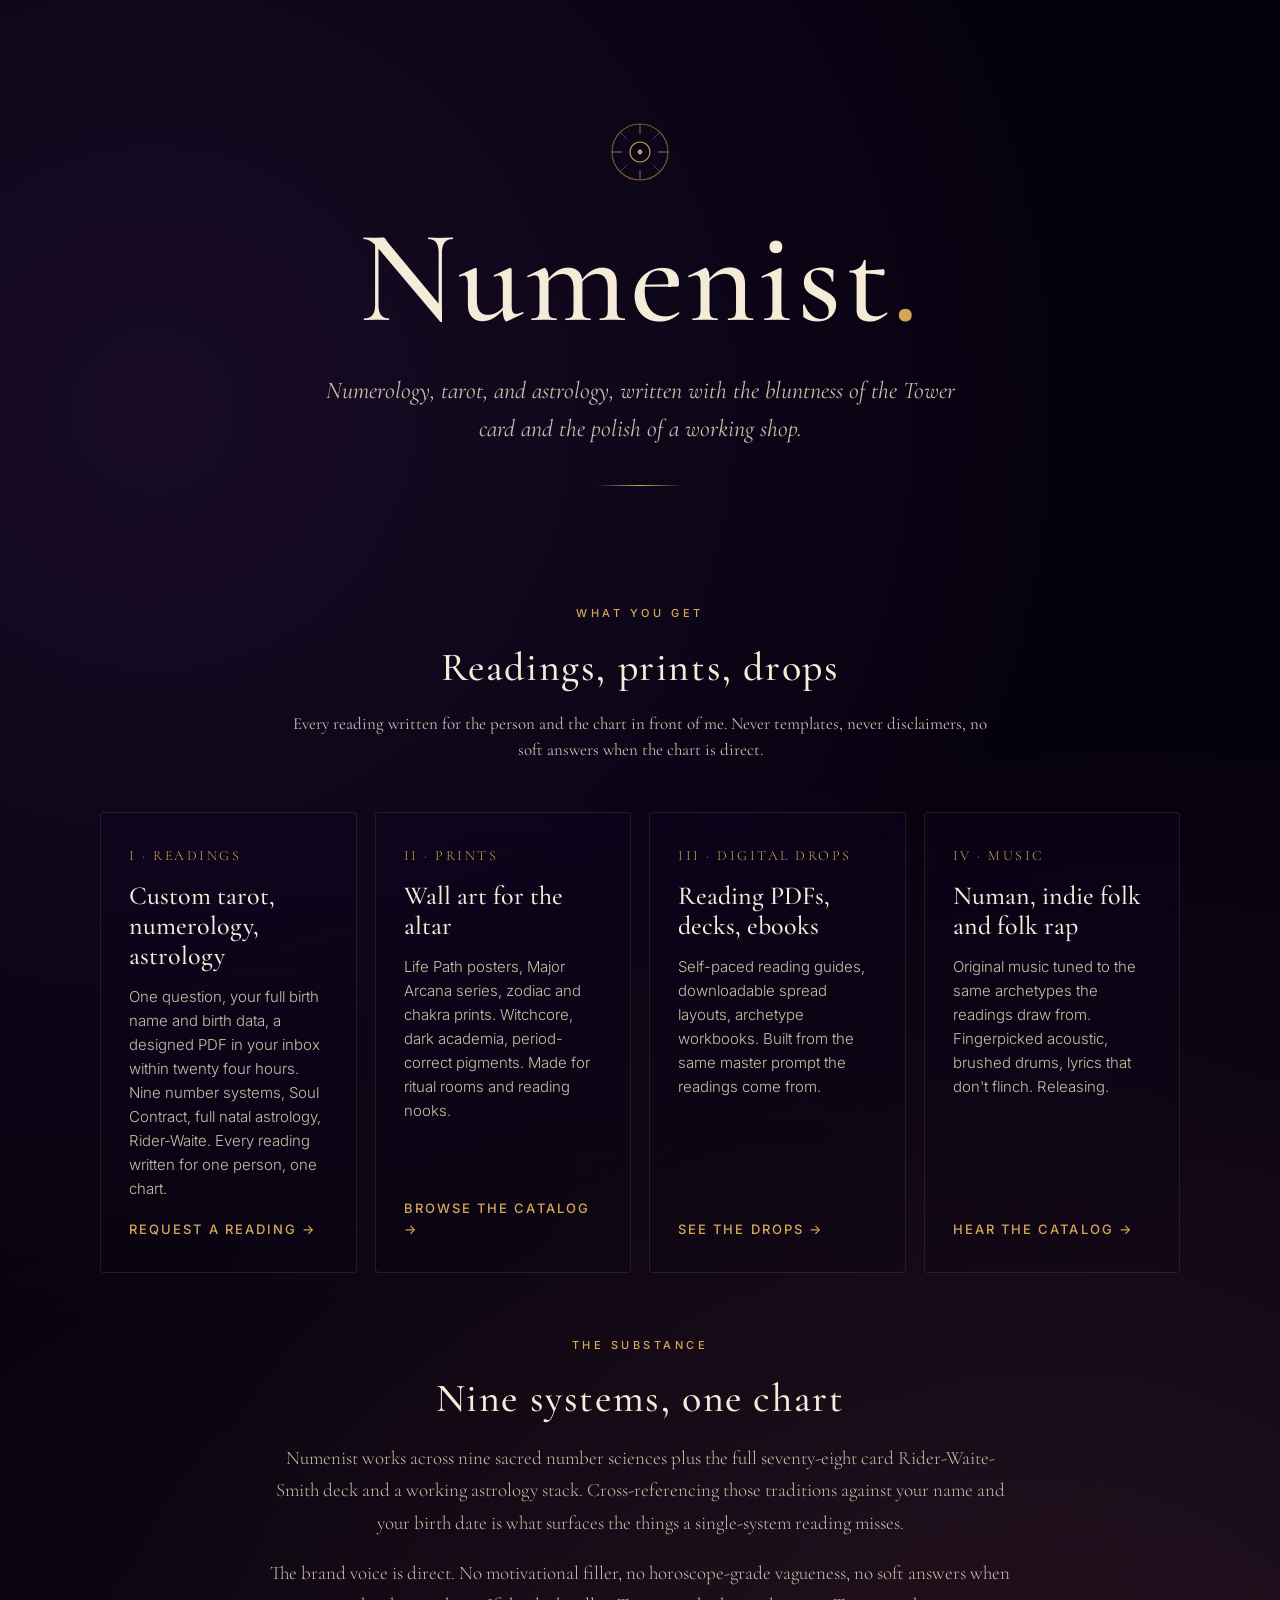
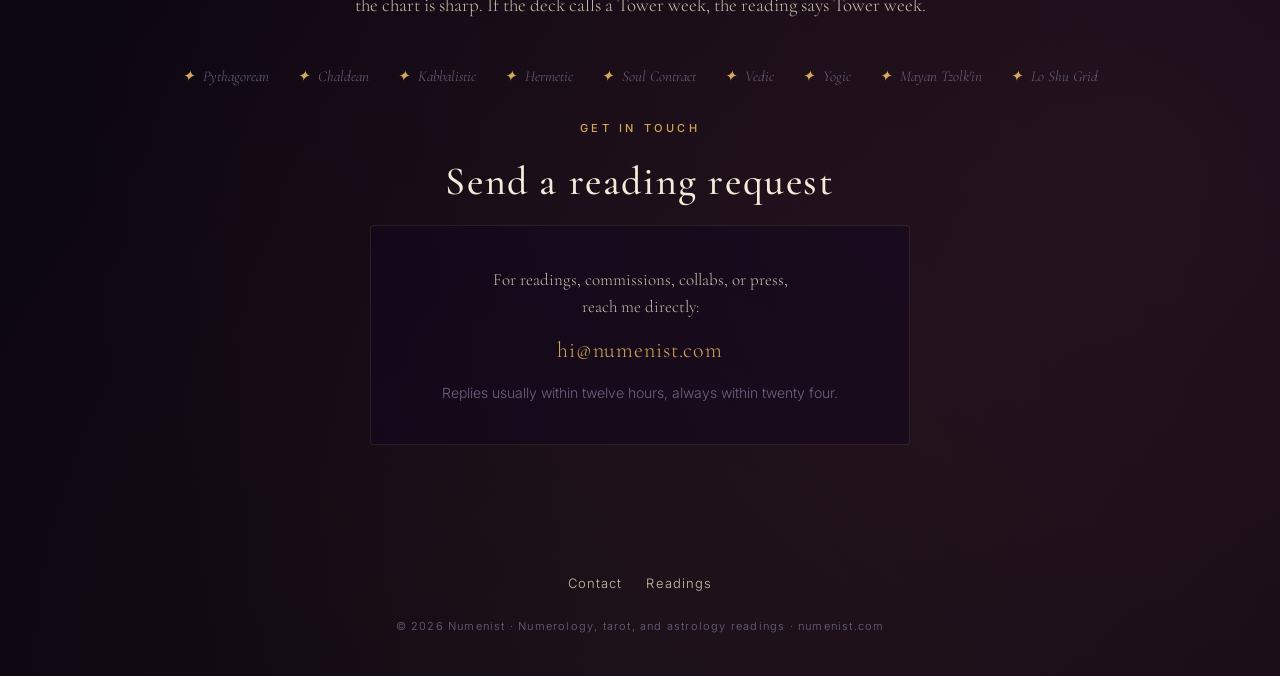
<file: index.html>
<!doctype html>
<html lang="en">
<head>
<meta charset="utf-8" />
<meta name="viewport" content="width=device-width, initial-scale=1, viewport-fit=cover" />
<title>Numenist · Numerology, Tarot, Astrology</title>
<meta name="description" content="Working numerologist and tarot reader. Custom readings, ritual prints, digital drops, and original music for the dark-academia altar." />
<meta name="theme-color" content="#06010f" />
<link rel="icon" type="image/svg+xml" href="favicon.svg" />
<link rel="preconnect" href="https://fonts.googleapis.com" />
<link rel="preconnect" href="https://fonts.gstatic.com" crossorigin />
<link href="https://fonts.googleapis.com/css2?family=Cormorant+Garamond:ital,wght@0,400;0,500;0,600;1,400&family=Inter:wght@300;400;500;600&display=swap" rel="stylesheet" />
<meta property="og:title" content="Numenist · Numerology, Tarot, Astrology" />
<meta property="og:description" content="Working numerologist and tarot reader. Custom readings, ritual prints, digital drops, and original music." />
<meta property="og:type" content="website" />
<meta property="og:url" content="https://numenist.com" />
<style>
  :root {
    --bg: #06010f;
    --bg-2: #0d0420;
    --ink: #f4ecd8;
    --ink-soft: #c9bfa8;
    --ink-faint: #6b6480;
    --gold: #d4a857;
    --plum: #6a3d8e;
    --rose: #c75d7a;
    --line: rgba(212, 168, 87, 0.14);
    --serif: "Cormorant Garamond", "EB Garamond", Georgia, serif;
    --sans: "Inter", -apple-system, BlinkMacSystemFont, "Segoe UI", system-ui, sans-serif;
  }
  * { box-sizing: border-box; margin: 0; padding: 0; }
  html { scroll-behavior: smooth; }
  body {
    background: var(--bg);
    color: var(--ink);
    font-family: var(--sans);
    font-weight: 300;
    line-height: 1.6;
    min-height: 100vh;
    overflow-x: hidden;
    background-image:
      radial-gradient(circle at 12% 18%, rgba(106, 61, 142, 0.18), transparent 42%),
      radial-gradient(circle at 88% 78%, rgba(199, 93, 122, 0.12), transparent 50%),
      radial-gradient(circle at 50% 100%, rgba(212, 168, 87, 0.08), transparent 60%);
  }
  a { color: var(--gold); text-decoration: none; transition: color 0.2s ease; }
  a:hover { color: var(--rose); }
  .wrap { max-width: 1080px; margin: 0 auto; padding: 0 24px; }

  /* Hero */
  header.hero {
    padding: 120px 24px 80px;
    text-align: center;
  }
  .mark {
    display: inline-block;
    width: 64px; height: 64px;
    margin-bottom: 28px;
    color: var(--gold);
    opacity: 0.92;
  }
  .mark svg { width: 100%; height: 100%; }
  h1.brand {
    font-family: var(--serif);
    font-weight: 500;
    font-size: clamp(56px, 11vw, 132px);
    letter-spacing: 0.02em;
    line-height: 1;
    color: var(--ink);
  }
  .brand .dot { color: var(--gold); }
  .tagline {
    margin: 28px auto 0;
    max-width: 640px;
    font-family: var(--serif);
    font-style: italic;
    font-size: clamp(18px, 2.6vw, 24px);
    color: var(--ink-soft);
    font-weight: 400;
  }
  .underline {
    display: inline-block;
    margin-top: 36px;
    height: 1px;
    width: 88px;
    background: linear-gradient(to right, transparent, var(--gold), transparent);
  }

  /* Section */
  section { padding: 64px 0; }
  section.tight { padding: 32px 0 64px; }
  h2 {
    font-family: var(--serif);
    font-weight: 500;
    font-size: clamp(28px, 4vw, 40px);
    letter-spacing: 0.04em;
    color: var(--ink);
    text-align: center;
    margin-bottom: 12px;
  }
  .eyebrow {
    text-align: center;
    color: var(--gold);
    font-size: 11px;
    font-weight: 500;
    letter-spacing: 0.32em;
    text-transform: uppercase;
    margin-bottom: 12px;
  }
  .lede {
    max-width: 700px; margin: 0 auto 48px;
    text-align: center;
    color: var(--ink-soft);
    font-size: 17px;
    font-family: var(--serif);
    line-height: 1.55;
    font-weight: 400;
  }

  /* Services grid */
  .grid {
    display: grid;
    grid-template-columns: repeat(auto-fit, minmax(240px, 1fr));
    gap: 18px;
  }
  .card {
    border: 1px solid var(--line);
    border-radius: 4px;
    padding: 32px 28px;
    background: linear-gradient(180deg, rgba(13, 4, 32, 0.4), rgba(6, 1, 15, 0.2));
    transition: border-color 0.25s ease, transform 0.25s ease, background 0.25s ease;
    display: flex; flex-direction: column; gap: 14px;
    min-height: 220px;
  }
  .card:hover {
    border-color: rgba(212, 168, 87, 0.42);
    transform: translateY(-2px);
    background: linear-gradient(180deg, rgba(13, 4, 32, 0.7), rgba(6, 1, 15, 0.4));
  }
  .card .roman {
    font-family: var(--serif);
    color: var(--gold);
    font-size: 14px;
    letter-spacing: 0.18em;
  }
  .card h3 {
    font-family: var(--serif);
    font-weight: 500;
    font-size: 26px;
    color: var(--ink);
    line-height: 1.15;
  }
  .card p {
    color: var(--ink-soft);
    font-size: 15px;
    line-height: 1.6;
    flex: 1;
  }
  .card .cta {
    color: var(--gold);
    font-size: 13px;
    font-weight: 500;
    letter-spacing: 0.16em;
    text-transform: uppercase;
    margin-top: 4px;
  }

  /* About */
  .about {
    max-width: 740px; margin: 0 auto;
    text-align: center;
    font-family: var(--serif);
    font-size: 19px;
    line-height: 1.7;
    color: var(--ink-soft);
  }
  .about p + p { margin-top: 18px; }

  /* Stack list of systems */
  .systems {
    margin-top: 42px;
    display: flex; flex-wrap: wrap;
    justify-content: center;
    gap: 12px 28px;
    font-family: var(--serif);
    font-style: italic;
    color: var(--ink-faint);
    font-size: 15px;
  }
  .systems span::before { content: "✦ "; color: var(--gold); margin-right: 4px; }

  /* Contact */
  .contact-box {
    max-width: 540px; margin: 0 auto;
    text-align: center;
    border: 1px solid var(--line);
    border-radius: 4px;
    padding: 40px 32px;
    background: rgba(13, 4, 32, 0.4);
  }
  .contact-box .email {
    display: inline-block;
    margin-top: 12px;
    font-family: var(--serif);
    font-size: 22px;
    color: var(--gold);
    letter-spacing: 0.04em;
  }
  .contact-box .note {
    margin-top: 14px;
    color: var(--ink-faint);
    font-size: 14px;
  }

  /* Footer */
  footer {
    padding: 64px 24px 40px;
    text-align: center;
    color: var(--ink-faint);
    font-size: 12px;
    letter-spacing: 0.1em;
  }
  footer .row {
    display: flex; flex-wrap: wrap;
    justify-content: center; gap: 24px;
    margin-bottom: 24px;
  }
  footer .row a {
    color: var(--ink-soft);
    font-size: 13px;
    letter-spacing: 0.08em;
  }
  footer .col { color: var(--ink-faint); font-size: 11px; }

  @media (max-width: 600px) {
    header.hero { padding: 80px 24px 56px; }
    .card { padding: 28px 22px; min-height: 200px; }
  }
</style>
</head>
<body>

<header class="hero">
  <div class="mark">
    <!-- Sigil: a stylized circle-with-eye, sun-and-stars -->
    <svg viewBox="0 0 64 64" fill="none" xmlns="http://www.w3.org/2000/svg" aria-hidden="true">
      <circle cx="32" cy="32" r="28" stroke="currentColor" stroke-width="1.2" opacity="0.55" />
      <circle cx="32" cy="32" r="10" stroke="currentColor" stroke-width="1.2" />
      <circle cx="32" cy="32" r="2.4" fill="currentColor" />
      <path d="M32 4 L32 14 M32 50 L32 60 M4 32 L14 32 M50 32 L60 32" stroke="currentColor" stroke-width="1" opacity="0.7" />
      <path d="M12 12 L19 19 M45 45 L52 52 M52 12 L45 19 M19 45 L12 52" stroke="currentColor" stroke-width="0.8" opacity="0.45" />
    </svg>
  </div>
  <h1 class="brand">Numenist<span class="dot">.</span></h1>
  <p class="tagline">Numerology, tarot, and astrology, written with the bluntness of the Tower card and the polish of a working shop.</p>
  <span class="underline"></span>
</header>

<section class="wrap tight">
  <div class="eyebrow">What you get</div>
  <h2>Readings, prints, drops</h2>
  <p class="lede">Every reading written for the person and the chart in front of me. Never templates, never disclaimers, no soft answers when the chart is direct.</p>

  <div class="grid">
    <!--
      Each card's `href` should point at the live storefront once the URLs are confirmed.
      Until then they fall through to a mailto so visitors can still reach us.
    -->
    <a class="card" href="mailto:hi@numenist.com?subject=Reading%20request" rel="noopener">
      <div class="roman">I · READINGS</div>
      <h3>Custom tarot, numerology, astrology</h3>
      <p>One question, your full birth name and birth data, a designed PDF in your inbox within twenty four hours. Nine number systems, Soul Contract, full natal astrology, Rider-Waite. Every reading written for one person, one chart.</p>
      <div class="cta">Request a reading →</div>
    </a>

    <a class="card" href="mailto:hi@numenist.com?subject=Prints%20question" rel="noopener">
      <div class="roman">II · PRINTS</div>
      <h3>Wall art for the altar</h3>
      <p>Life Path posters, Major Arcana series, zodiac and chakra prints. Witchcore, dark academia, period-correct pigments. Made for ritual rooms and reading nooks.</p>
      <div class="cta">Browse the catalog →</div>
    </a>

    <a class="card" href="mailto:hi@numenist.com?subject=Digital%20drops" rel="noopener">
      <div class="roman">III · DIGITAL DROPS</div>
      <h3>Reading PDFs, decks, ebooks</h3>
      <p>Self-paced reading guides, downloadable spread layouts, archetype workbooks. Built from the same master prompt the readings come from.</p>
      <div class="cta">See the drops →</div>
    </a>

    <a class="card" href="mailto:hi@numenist.com?subject=Music%20release" rel="noopener">
      <div class="roman">IV · MUSIC</div>
      <h3>Numan, indie folk and folk rap</h3>
      <p>Original music tuned to the same archetypes the readings draw from. Fingerpicked acoustic, brushed drums, lyrics that don't flinch. Releasing.</p>
      <div class="cta">Hear the catalog →</div>
    </a>
  </div>
</section>

<section class="wrap">
  <div class="eyebrow">The substance</div>
  <h2>Nine systems, one chart</h2>
  <div class="about">
    <p>Numenist works across nine sacred number sciences plus the full seventy-eight card Rider-Waite-Smith deck and a working astrology stack. Cross-referencing those traditions against your name and your birth date is what surfaces the things a single-system reading misses.</p>
    <p>The brand voice is direct. No motivational filler, no horoscope-grade vagueness, no soft answers when the chart is sharp. If the deck calls a Tower week, the reading says Tower week.</p>
  </div>
  <div class="systems">
    <span>Pythagorean</span>
    <span>Chaldean</span>
    <span>Kabbalistic</span>
    <span>Hermetic</span>
    <span>Soul Contract</span>
    <span>Vedic</span>
    <span>Yogic</span>
    <span>Mayan Tzolk'in</span>
    <span>Lo Shu Grid</span>
  </div>
</section>

<section class="wrap tight" id="contact">
  <div class="eyebrow">Get in touch</div>
  <h2>Send a reading request</h2>
  <div class="contact-box">
    <p style="color: var(--ink-soft); font-family: var(--serif); font-size: 17px;">
      For readings, commissions, collabs, or press,<br />reach me directly:
    </p>
    <a class="email" href="mailto:hi@numenist.com">hi@numenist.com</a>
    <p class="note">Replies usually within twelve hours, always within twenty four.</p>
  </div>
</section>

<footer>
  <div class="row">
    <a href="mailto:hi@numenist.com">Contact</a>
    <a href="#contact">Readings</a>
  </div>
  <div class="col">© 2026 Numenist · Numerology, tarot, and astrology readings · numenist.com</div>
</footer>

</body>
</html>
</file>
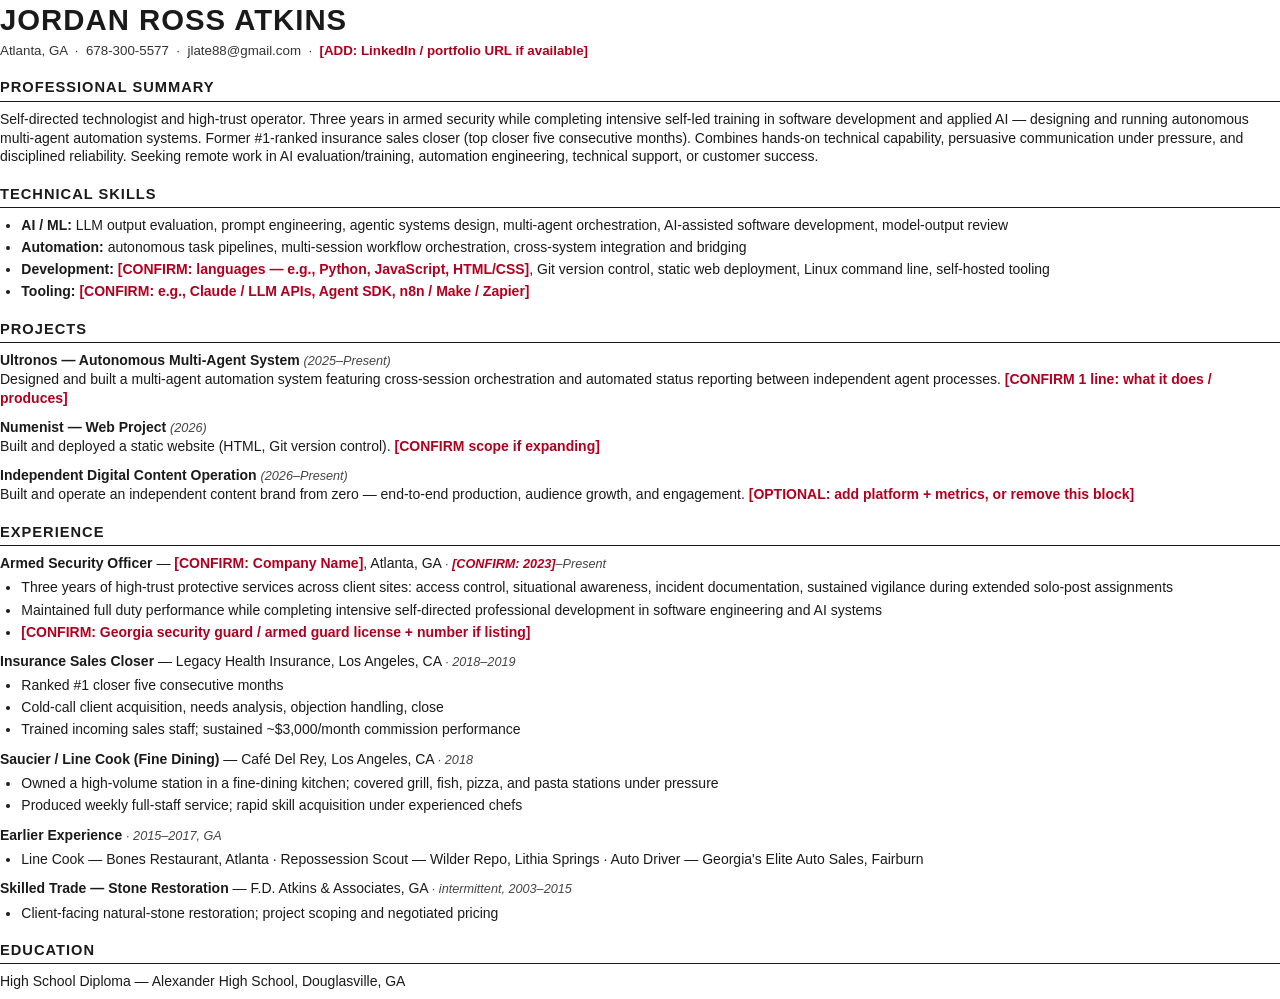
<file: outputs/resume.html>
<!DOCTYPE html>
<html lang="en">
<head>
<meta charset="UTF-8">
<title>Jordan Ross Atkins — Resume</title>
<style>
  @page { size: Letter; margin: 0.6in; }
  body { font-family: "Liberation Sans", Arial, Helvetica, sans-serif;
         color: #1a1a1a; font-size: 10.5pt; line-height: 1.34; margin: 0; }
  h1 { font-size: 22pt; margin: 0 0 2pt 0; letter-spacing: 1px; }
  .contact { font-size: 10pt; color: #333; margin-bottom: 10pt; }
  h2 { font-size: 11pt; text-transform: uppercase; letter-spacing: 1px;
       border-bottom: 1.5px solid #1a1a1a; padding-bottom: 2pt;
       margin: 14pt 0 6pt 0; }
  .role { font-weight: bold; }
  .meta { font-style: italic; color: #444; font-size: 9.5pt; }
  ul { margin: 4pt 0 8pt 0; padding-left: 16pt; }
  li { margin-bottom: 2.5pt; }
  p { margin: 3pt 0 6pt 0; }
  .ph { color: #b00020; font-weight: bold; }
  .summary { margin-bottom: 4pt; }
  .block { margin-bottom: 8pt; }
</style>
</head>
<body>

<h1>JORDAN ROSS ATKINS</h1>
<div class="contact">
  Atlanta, GA &nbsp;·&nbsp; 678-300-5577 &nbsp;·&nbsp; jlate88@gmail.com
  &nbsp;·&nbsp; <span class="ph">[ADD: LinkedIn / portfolio URL if available]</span>
</div>

<h2>Professional Summary</h2>
<p class="summary">Self-directed technologist and high-trust operator. Three years
in armed security while completing intensive self-led training in software
development and applied AI — designing and running autonomous multi-agent
automation systems. Former #1-ranked insurance sales closer (top closer five
consecutive months). Combines hands-on technical capability, persuasive
communication under pressure, and disciplined reliability. Seeking remote work in
AI evaluation/training, automation engineering, technical support, or customer
success.</p>

<h2>Technical Skills</h2>
<ul>
  <li><b>AI / ML:</b> LLM output evaluation, prompt engineering, agentic systems
      design, multi-agent orchestration, AI-assisted software development,
      model-output review</li>
  <li><b>Automation:</b> autonomous task pipelines, multi-session workflow
      orchestration, cross-system integration and bridging</li>
  <li><b>Development:</b> <span class="ph">[CONFIRM: languages — e.g., Python,
      JavaScript, HTML/CSS]</span>, Git version control, static web deployment,
      Linux command line, self-hosted tooling</li>
  <li><b>Tooling:</b> <span class="ph">[CONFIRM: e.g., Claude / LLM APIs, Agent
      SDK, n8n / Make / Zapier]</span></li>
</ul>

<h2>Projects</h2>
<div class="block">
  <span class="role">Ultronos — Autonomous Multi-Agent System</span>
  <span class="meta">(2025–Present)</span><br>
  Designed and built a multi-agent automation system featuring cross-session
  orchestration and automated status reporting between independent agent
  processes. <span class="ph">[CONFIRM 1 line: what it does / produces]</span>
</div>
<div class="block">
  <span class="role">Numenist — Web Project</span>
  <span class="meta">(2026)</span><br>
  Built and deployed a static website (HTML, Git version control).
  <span class="ph">[CONFIRM scope if expanding]</span>
</div>
<div class="block">
  <span class="role">Independent Digital Content Operation</span>
  <span class="meta">(2026–Present)</span><br>
  Built and operate an independent content brand from zero — end-to-end
  production, audience growth, and engagement.
  <span class="ph">[OPTIONAL: add platform + metrics, or remove this block]</span>
</div>

<h2>Experience</h2>
<div class="block">
  <span class="role">Armed Security Officer</span> —
  <span class="ph">[CONFIRM: Company Name]</span>, Atlanta, GA
  <span class="meta">· <span class="ph">[CONFIRM: 2023]</span>–Present</span>
  <ul>
    <li>Three years of high-trust protective services across client sites:
        access control, situational awareness, incident documentation, sustained
        vigilance during extended solo-post assignments</li>
    <li>Maintained full duty performance while completing intensive
        self-directed professional development in software engineering and AI
        systems</li>
    <li><span class="ph">[CONFIRM: Georgia security guard / armed guard
        license + number if listing]</span></li>
  </ul>
</div>
<div class="block">
  <span class="role">Insurance Sales Closer</span> — Legacy Health Insurance,
  Los Angeles, CA <span class="meta">· 2018–2019</span>
  <ul>
    <li>Ranked #1 closer five consecutive months</li>
    <li>Cold-call client acquisition, needs analysis, objection handling, close</li>
    <li>Trained incoming sales staff; sustained ~$3,000/month commission
        performance</li>
  </ul>
</div>
<div class="block">
  <span class="role">Saucier / Line Cook (Fine Dining)</span> — Café Del Rey,
  Los Angeles, CA <span class="meta">· 2018</span>
  <ul>
    <li>Owned a high-volume station in a fine-dining kitchen; covered grill,
        fish, pizza, and pasta stations under pressure</li>
    <li>Produced weekly full-staff service; rapid skill acquisition under
        experienced chefs</li>
  </ul>
</div>
<div class="block">
  <span class="role">Earlier Experience</span>
  <span class="meta">· 2015–2017, GA</span>
  <ul>
    <li>Line Cook — Bones Restaurant, Atlanta · Repossession Scout — Wilder
        Repo, Lithia Springs · Auto Driver — Georgia's Elite Auto Sales,
        Fairburn</li>
  </ul>
</div>
<div class="block">
  <span class="role">Skilled Trade — Stone Restoration</span> —
  F.D. Atkins &amp; Associates, GA
  <span class="meta">· intermittent, 2003–2015</span>
  <ul>
    <li>Client-facing natural-stone restoration; project scoping and negotiated
        pricing</li>
  </ul>
</div>

<h2>Education</h2>
<p>High School Diploma — Alexander High School, Douglasville, GA</p>

</body>
</html>
</file>
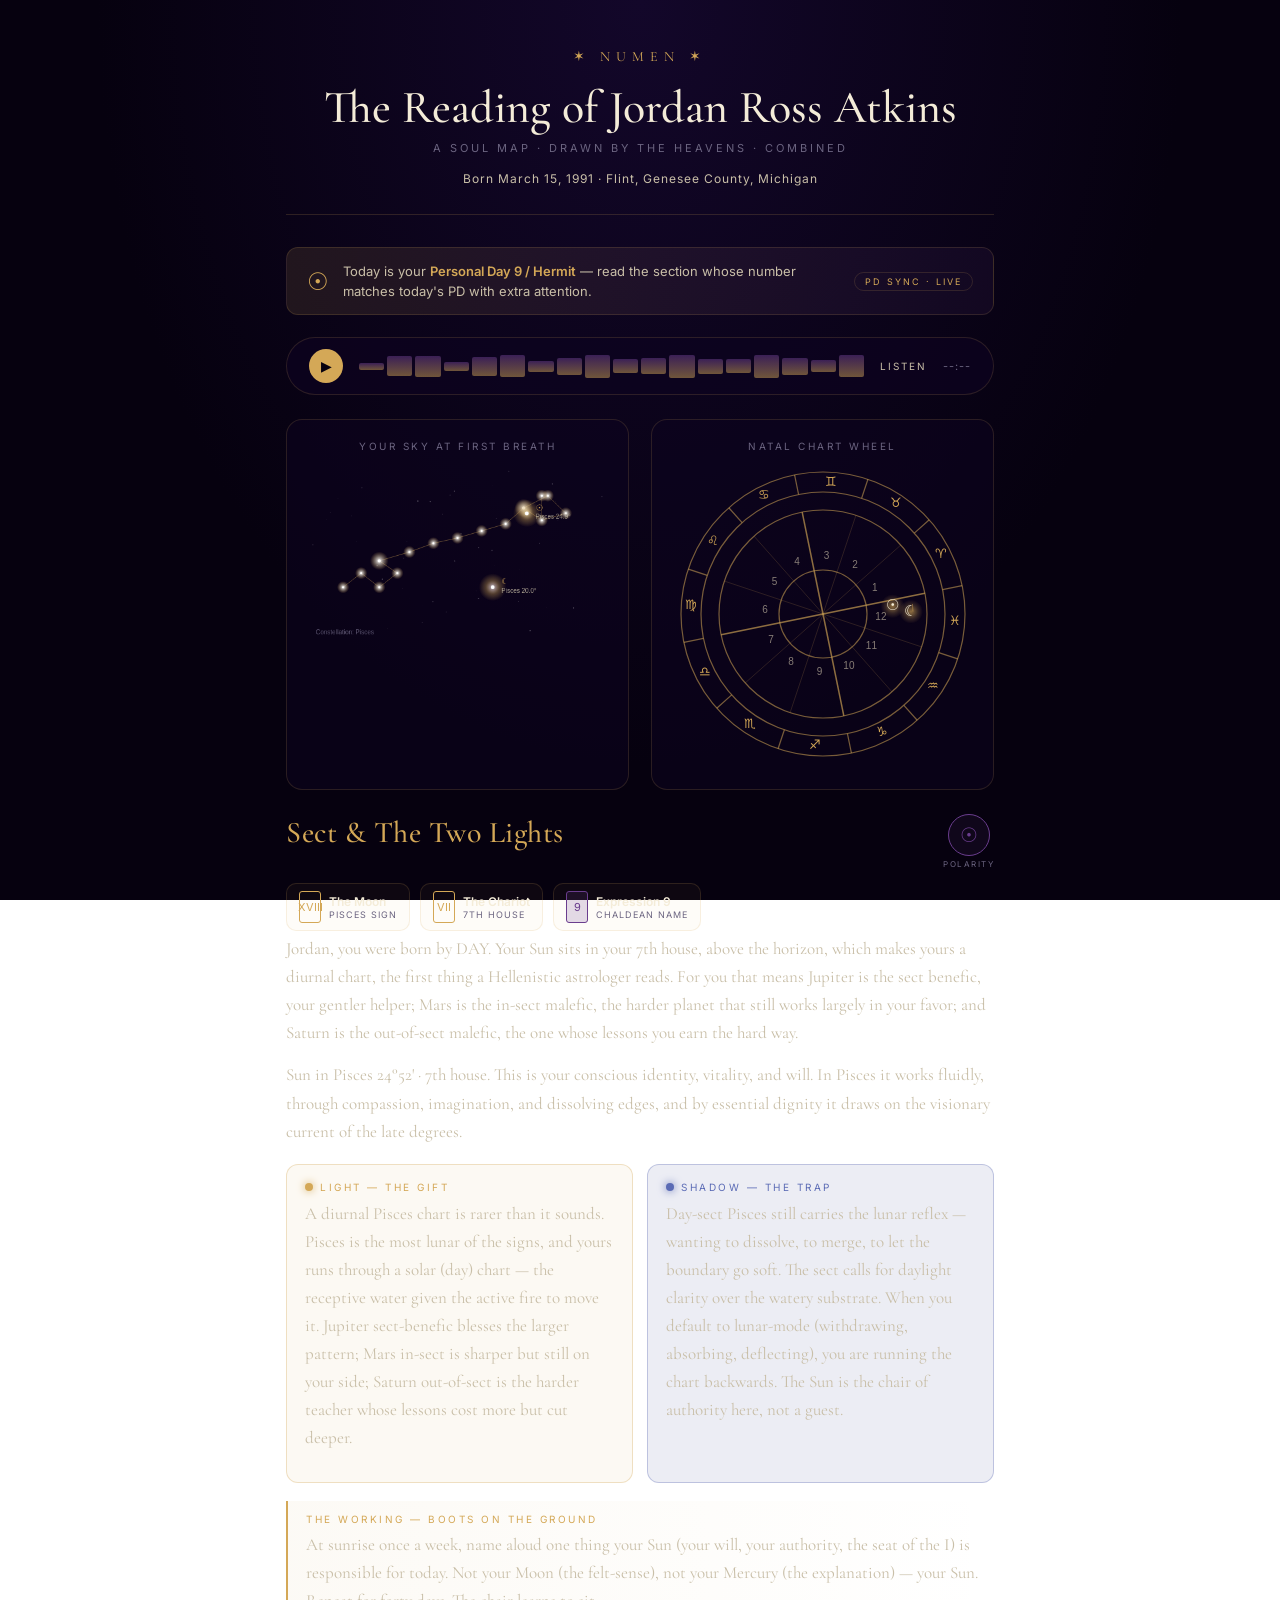
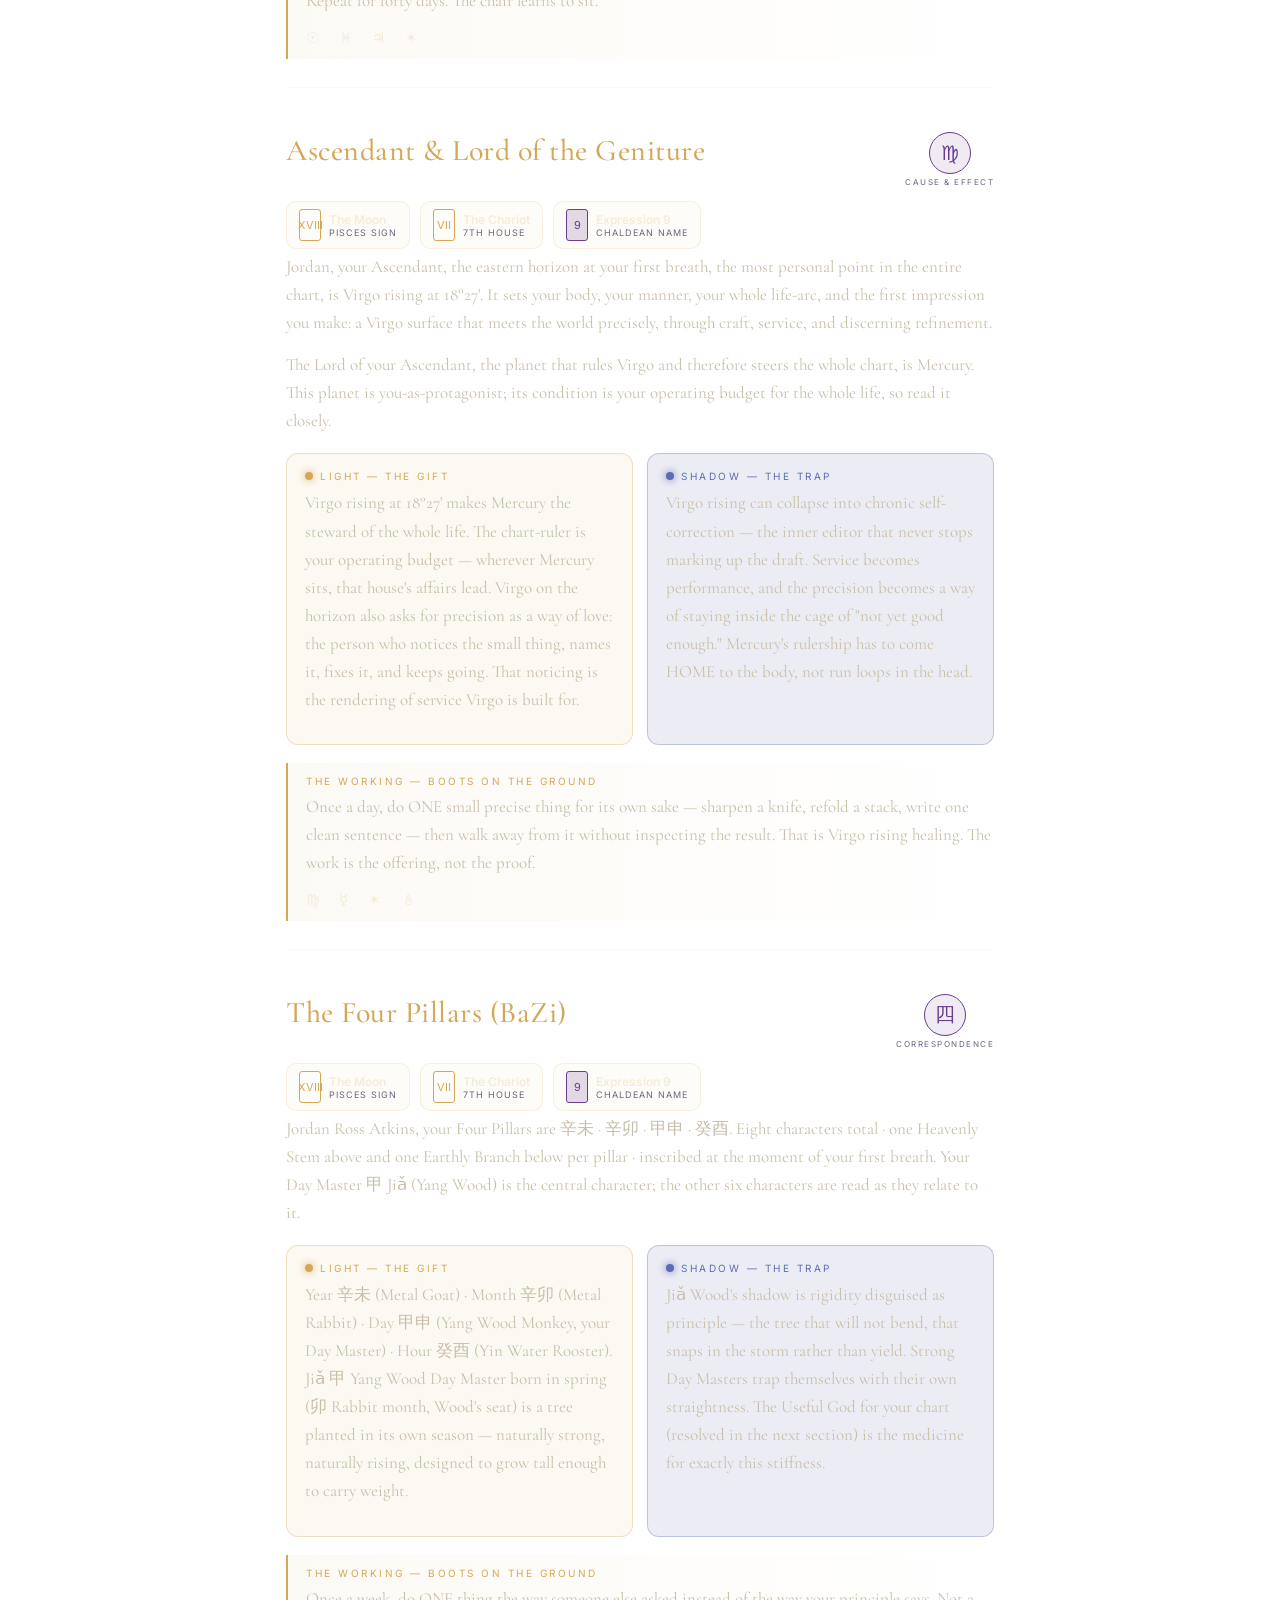
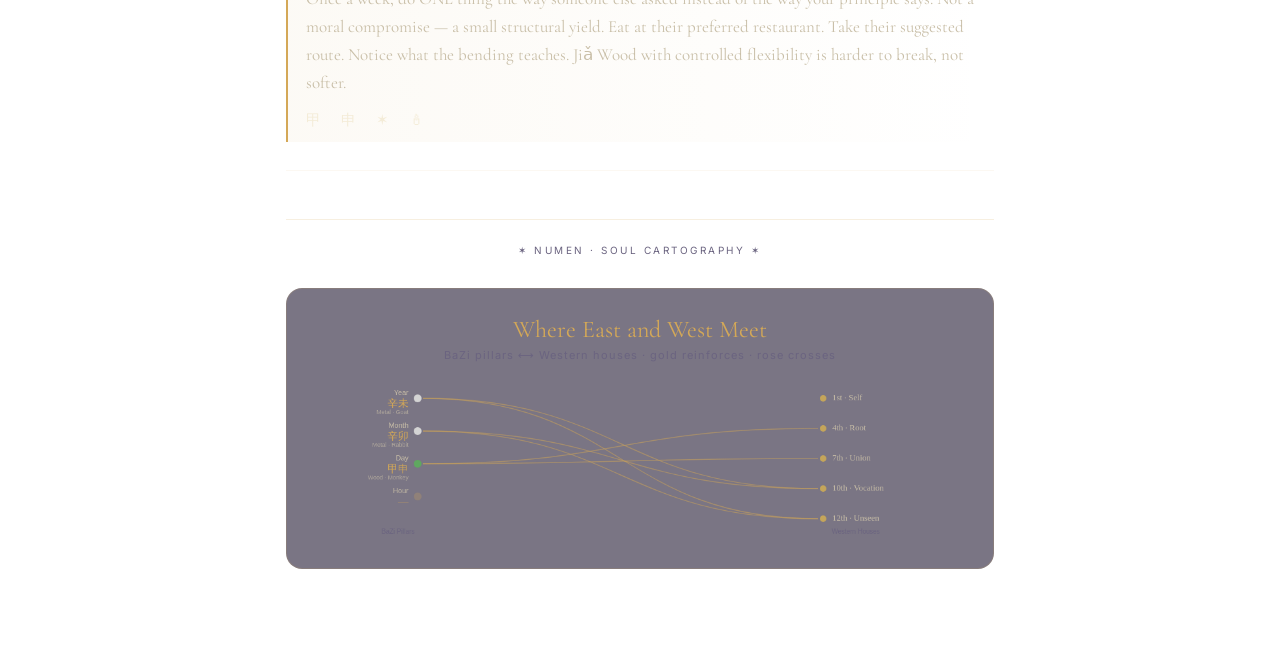
<file: reading-enhancements/demo.html>
<!doctype html>
<html lang="en">
<head>
<meta charset="utf-8">
<title>Numen Reading — Production Integration Preview</title>
<link rel="stylesheet" href="fonts/fonts.css">
<link rel="stylesheet" href="numen-enhancements.css">

<style>
/* Faithful replica of the live Numen reading page styling.
   Selectors and structure match the production schema seen in
   public.astrology_readings_cache.reading_json — each section
   carries a data-section-id matching the engine's section.id. */
:root{
  --bg:#06010f; --bg-2:#0d0420; --ink:#f4ecd8; --ink-soft:#c9bfa8;
  --ink-faint:#6b6480; --gold:#d4a857; --plum:#6a3d8e; --rose:#c75d7a;
  --line:rgba(212,168,87,0.18);
  --serif:"Cormorant Garamond",Georgia,serif;
  --sans:"Inter",-apple-system,system-ui,sans-serif;
}
*{box-sizing:border-box}
html,body{margin:0;padding:0;background:radial-gradient(ellipse at top,#13072a 0%,#06010f 60%) fixed; color:var(--ink); font-family:var(--serif);}
.reading-page{max-width:780px; margin:0 auto; padding:48px 36px 80px;}

.reading-masthead{ text-align:center; padding:0 0 28px; border-bottom:1px solid var(--line); margin-bottom:32px;}
.reading-masthead .crest{ font-family:var(--serif); font-size:14px; letter-spacing:6px; color:var(--gold); text-transform:uppercase;}
.reading-masthead h1{ font-family:var(--serif); font-weight:500; font-size:46px; color:var(--ink); margin:14px 0 6px;}
.reading-masthead .sub{ font-family:var(--sans); font-size:11px; letter-spacing:3px; color:var(--ink-faint); text-transform:uppercase;}
.reading-masthead .meta{ font-family:var(--sans); font-size:12px; color:var(--ink-soft); margin-top:16px; letter-spacing:1px;}

.reading-section{
  margin:0 0 44px;
  padding:0 0 28px;
  border-bottom:1px solid rgba(212,168,87,0.08);
}
.reading-section h2{
  font-family:var(--serif); font-weight:500; font-size:30px;
  color:var(--gold); margin:0 0 18px; letter-spacing:0.5px;
}
.reading-section p{
  font-family:var(--serif); font-size:17px; line-height:1.65;
  color:var(--ink-soft); margin:0 0 14px;
}

.reading-footer{ text-align:center; font-family:var(--sans); font-size:10px;
  letter-spacing:2.5px; text-transform:uppercase; color:var(--ink-faint);
  margin-top:48px; padding-top:24px; border-top:1px solid var(--line);}
</style>
</head>
<body>

<div class="reading-page">

  <header class="reading-masthead">
    <div class="crest">✶ NUMEN ✶</div>
    <h1>The Reading of Jordan Ross Atkins</h1>
    <div class="sub">A SOUL MAP · DRAWN BY THE HEAVENS · COMBINED</div>
    <div class="meta">Born March 15, 1991 · Flint, Genesee County, Michigan</div>
  </header>

  <!-- REAL section IDs from the engine, with engine-voice first paragraphs.
       Each carries a data-section-id matching public.astrology_readings_cache. -->

  <section class="reading-section" data-section-id="sect-lights">
    <h2>Sect &amp; The Two Lights</h2>
    <p>Jordan, you were born by DAY. Your Sun sits in your 7th house, above the horizon, which makes yours a diurnal chart, the first thing a Hellenistic astrologer reads. For you that means Jupiter is the sect benefic, your gentler helper; Mars is the in-sect malefic, the harder planet that still works largely in your favor; and Saturn is the out-of-sect malefic, the one whose lessons you earn the hard way.</p>
    <p>Sun in Pisces 24°52' · 7th house. This is your conscious identity, vitality, and will. In Pisces it works fluidly, through compassion, imagination, and dissolving edges, and by essential dignity it draws on the visionary current of the late degrees.</p>
  </section>

  <section class="reading-section" data-section-id="ascendant-lord">
    <h2>Ascendant &amp; Lord of the Geniture</h2>
    <p>Jordan, your Ascendant, the eastern horizon at your first breath, the most personal point in the entire chart, is Virgo rising at 18°27'. It sets your body, your manner, your whole life-arc, and the first impression you make: a Virgo surface that meets the world precisely, through craft, service, and discerning refinement.</p>
    <p>The Lord of your Ascendant, the planet that rules Virgo and therefore steers the whole chart, is Mercury. This planet is you-as-protagonist; its condition is your operating budget for the whole life, so read it closely.</p>
  </section>

  <section class="reading-section" data-section-id="four-pillars">
    <h2>The Four Pillars (BaZi)</h2>
    <p>Jordan Ross Atkins, your Four Pillars are 辛未 · 辛卯 · 甲申 · 癸酉. Eight characters total · one Heavenly Stem above and one Earthly Branch below per pillar · inscribed at the moment of your first breath. Your Day Master 甲 Jiǎ (Yang Wood) is the central character; the other six characters are read as they relate to it.</p>
  </section>

  <div class="reading-footer">✶ Numen · Soul Cartography ✶</div>
</div>

<script src="numen-enhancements.js"></script>
<script src="sections-numen.js"></script>
<script>
  // Production integration call. In the live Next.js app these values come
  // from the server (chart fetch from Supabase); here they're inlined to
  // match Jordan's actual cached reading (verified against the database).
  NumenEnhancements.init({
    sectionContainer: '[data-section-id]',
    sectionTitle:     'h2',
    sectionBody:      '[data-section-id] p',
    pageContainer:    '.reading-page',
    mountTopAfter:    '.reading-masthead',

    user: {
      name:       'Jordan Ross Atkins',
      dob:        '1991-03-15',
      birthHour:  null,         // unknown — engine prose handles gracefully
      lifePath:   11,
      expression: 9
    },
    chart: {
      sun:  { sign:'Pisces', deg:24.87, house:7 },
      moon: { sign:'Pisces', deg:20.00, house:7 },  // exact deg per engine
      asc:  { sign:'Virgo',  deg:18.45 }
    },

    // Production-keyed section overlays
    sections: window.NUMEN_SECTIONS
  });
</script>

</body>
</html>
</file>
<file: reading-enhancements/fonts/fonts.css>
/* Self-hosted fonts — Cormorant Garamond + Inter (latin subset)
 *
 * Sourced from Google Fonts (Cormorant Garamond v21, Inter v20), both
 * SIL Open Font License 1.1. The files in this folder are the latin
 * subset variable-font woff2. One file per family carries every weight
 * declared below.
 *
 * If extended-latin, cyrillic, vietnamese, or other glyph ranges are
 * needed, add the corresponding subset woff2 + @font-face declarations
 * from the Google Fonts CSS:
 *   https://fonts.googleapis.com/css2?family=Cormorant+Garamond:wght@400;500;600;700&family=Inter:wght@300;400;500;600&display=swap
 */

@font-face {
  font-family: 'Cormorant Garamond';
  font-style: normal;
  font-weight: 400 700;
  font-display: swap;
  src: url('cormorant-garamond-latin.woff2') format('woff2');
  unicode-range: U+0000-00FF, U+0131, U+0152-0153, U+02BB-02BC, U+02C6, U+02DA, U+02DC, U+0304, U+0308, U+0329, U+2000-206F, U+20AC, U+2122, U+2191, U+2193, U+2212, U+2215, U+FEFF, U+FFFD;
}

@font-face {
  font-family: 'Cormorant Garamond';
  font-style: italic;
  font-weight: 400 700;
  font-display: swap;
  src: url('cormorant-garamond-latin.woff2') format('woff2');
  unicode-range: U+0000-00FF, U+0131, U+0152-0153, U+02BB-02BC, U+02C6, U+02DA, U+02DC, U+0304, U+0308, U+0329, U+2000-206F, U+20AC, U+2122, U+2191, U+2193, U+2212, U+2215, U+FEFF, U+FFFD;
}

@font-face {
  font-family: 'Inter';
  font-style: normal;
  font-weight: 300 600;
  font-display: swap;
  src: url('inter-latin.woff2') format('woff2');
  unicode-range: U+0000-00FF, U+0131, U+0152-0153, U+02BB-02BC, U+02C6, U+02DA, U+02DC, U+0304, U+0308, U+0329, U+2000-206F, U+20AC, U+2122, U+2191, U+2193, U+2212, U+2215, U+FEFF, U+FFFD;
}
</file>
<file: reading-enhancements/numen-enhancements.css>
/* ============================================================
   NUMEN READING ENHANCEMENTS — additive-only overlay
   v0.1 · drop-in stylesheet
   Loads alongside your existing reading page; nothing in here
   modifies existing markup or text. All selectors begin with
   .nx- so there are zero collisions with existing CSS.
   ============================================================ */

:root {
  --nx-bg:#06010f;
  --nx-bg-2:#0d0420;
  --nx-ink:#f4ecd8;
  --nx-ink-soft:#c9bfa8;
  --nx-ink-faint:#6b6480;
  --nx-gold:#d4a857;
  --nx-plum:#6a3d8e;
  --nx-rose:#c75d7a;
  --nx-line:rgba(212,168,87,0.16);
  --nx-light:#d4a857;
  --nx-light-bg:rgba(212,168,87,0.07);
  --nx-shadow:#5b6bb5;
  --nx-shadow-bg:rgba(70,80,150,0.10);
  --nx-serif:"Cormorant Garamond","EB Garamond",Georgia,serif;
  --nx-sans:"Inter",-apple-system,system-ui,sans-serif;
}

/* ----------- #6 Personal Day banner ----------- */
.nx-pd-banner {
  display:flex; align-items:center; gap:14px;
  background:linear-gradient(90deg,rgba(212,168,87,.12),rgba(106,61,142,.10));
  border:1px solid var(--nx-line); border-radius:12px;
  padding:13px 20px; margin:0 0 22px;
  font-family:var(--nx-sans);
}
.nx-pd-banner .nx-pd-glyph { font-size:24px; color:var(--nx-gold); }
.nx-pd-banner .nx-pd-text { font-size:13px; color:var(--nx-ink-soft); line-height:1.55; }
.nx-pd-banner .nx-pd-text b { color:var(--nx-gold); font-weight:600; }
.nx-pd-banner .nx-pd-tag {
  font-size:9px; color:var(--nx-gold); border:1px solid var(--nx-line);
  border-radius:20px; padding:3px 10px; margin-left:auto;
  letter-spacing:2px; text-transform:uppercase; white-space:nowrap;
}

/* ----------- #8 Audio bar ----------- */
.nx-audio {
  display:flex; align-items:center; gap:16px;
  background:rgba(13,4,32,.7); border:1px solid var(--nx-line);
  border-radius:40px; padding:11px 22px; margin:0 0 24px;
  font-family:var(--nx-sans);
}
.nx-audio .nx-play {
  width:34px; height:34px; border-radius:50%;
  background:var(--nx-gold); color:var(--nx-bg);
  display:flex; align-items:center; justify-content:center;
  font-size:14px; cursor:pointer; flex:0 0 auto; border:none;
}
.nx-audio .nx-wave { flex:1; height:24px; display:flex; align-items:center; gap:3px; }
.nx-audio .nx-wave span {
  flex:1; background:linear-gradient(var(--nx-plum),var(--nx-gold));
  border-radius:2px; opacity:.5;
}
.nx-audio .nx-lbl {
  font-size:10px; letter-spacing:2px; text-transform:uppercase;
  color:var(--nx-ink-soft);
}
.nx-audio .nx-time { font-size:11px; color:var(--nx-ink-faint); letter-spacing:1px; }

/* ----------- #4 & #7 Duo panel (constellation + chart wheel) ----------- */
.nx-duo {
  display:grid; grid-template-columns:1fr 1fr; gap:22px; margin:0 0 24px;
}
@media (max-width:760px){ .nx-duo { grid-template-columns:1fr; } }
.nx-panel {
  background:rgba(13,4,32,.55); border:1px solid var(--nx-line);
  border-radius:16px; padding:20px; text-align:center;
}
.nx-panel .nx-panel-title {
  font-family:var(--nx-sans); font-size:10px; letter-spacing:2.5px;
  text-transform:uppercase; color:var(--nx-ink-faint); margin-bottom:12px;
}

/* ----------- #2 Hermetic principle badge ----------- */
.nx-herm-badge {
  display:inline-flex; flex-direction:column; align-items:center; gap:3px;
  margin-left:auto;
}
.nx-herm-badge .nx-herm-ring {
  width:42px; height:42px; border-radius:50%;
  border:1px solid var(--nx-plum); background:rgba(106,61,142,.10);
  color:var(--nx-plum); font-size:20px;
  display:flex; align-items:center; justify-content:center;
}
.nx-herm-badge .nx-herm-lbl {
  font-family:var(--nx-sans); font-size:8px; letter-spacing:1.5px;
  text-transform:uppercase; color:var(--nx-ink-faint);
}
.nx-section-row {
  display:flex; align-items:flex-start; gap:14px;
  margin:0 0 8px;
}

/* ----------- #3 & #9 Tarot + Numerology chips ----------- */
.nx-chips {
  display:flex; gap:10px; flex-wrap:wrap; margin:14px 0 4px;
}
.nx-chip {
  display:flex; align-items:center; gap:8px;
  border:1px solid var(--nx-line); border-radius:10px;
  padding:7px 12px; background:rgba(212,168,87,.04);
  font-family:var(--nx-sans);
}
.nx-chip .nx-chip-glyph {
  width:22px; height:32px; border:1px solid var(--nx-gold);
  border-radius:3px; color:var(--nx-gold); font-size:11px;
  display:flex; align-items:center; justify-content:center;
}
.nx-chip .nx-chip-meta { line-height:1.25; }
.nx-chip .nx-chip-v { font-size:12px; color:var(--nx-ink); font-weight:600; }
.nx-chip .nx-chip-k {
  font-size:9px; color:var(--nx-ink-faint);
  letter-spacing:1px; text-transform:uppercase;
}
.nx-chip-num .nx-chip-glyph {
  background:rgba(106,61,142,.18); border-color:var(--nx-plum); color:var(--nx-plum);
}

/* ----------- #1 Light / Shadow polarity ----------- */
.nx-polarity {
  display:grid; grid-template-columns:1fr 1fr; gap:14px; margin:18px 0 0;
}
@media (max-width:760px){ .nx-polarity { grid-template-columns:1fr; } }
.nx-pol {
  border-radius:12px; padding:16px 18px; font-family:var(--nx-serif);
}
.nx-pol.nx-pol-light {
  background:var(--nx-light-bg); border:1px solid rgba(212,168,87,.32);
}
.nx-pol.nx-pol-shadow {
  background:var(--nx-shadow-bg); border:1px solid rgba(91,107,181,.32);
}
.nx-pol .nx-pol-h {
  font-family:var(--nx-sans); font-size:10px; letter-spacing:2.5px;
  text-transform:uppercase; margin-bottom:7px;
  display:flex; align-items:center; gap:7px;
}
.nx-pol-light .nx-pol-h { color:var(--nx-gold); }
.nx-pol-shadow .nx-pol-h { color:var(--nx-shadow); }
.nx-pol-h .nx-dot { width:8px; height:8px; border-radius:50%; }
.nx-pol-light .nx-pol-h .nx-dot {
  background:var(--nx-gold); box-shadow:0 0 8px var(--nx-gold);
}
.nx-pol-shadow .nx-pol-h .nx-dot {
  background:var(--nx-shadow); box-shadow:0 0 8px var(--nx-shadow);
}
.nx-pol p { font-size:15.5px; line-height:1.55; color:var(--nx-ink-soft); }

/* ----------- #5 Working recommendation ----------- */
.nx-working {
  margin-top:18px; padding:12px 0 12px 18px;
  border-left:2px solid var(--nx-gold);
  background:linear-gradient(90deg,rgba(212,168,87,.06),transparent);
}
.nx-working .nx-working-h {
  font-family:var(--nx-sans); font-size:10px; letter-spacing:2.5px;
  text-transform:uppercase; color:var(--nx-gold); margin-bottom:6px;
}
.nx-working p {
  font-family:var(--nx-serif); font-size:16px; line-height:1.55; color:var(--nx-ink-soft);
}
.nx-working .nx-glyphs { margin-top:8px; font-size:15px; letter-spacing:8px; }

/* ----------- #10 Resonance map ----------- */
.nx-resonance {
  background:rgba(13,4,32,.55); border:1px solid var(--nx-line);
  border-radius:16px; padding:26px; margin:32px 0 0;
}
.nx-resonance .nx-reso-title {
  font-family:var(--nx-serif); font-size:24px; color:var(--nx-gold);
  margin-bottom:4px; text-align:center;
}
.nx-resonance .nx-reso-sub {
  font-family:var(--nx-sans); font-size:11px; color:var(--nx-ink-faint);
  text-align:center; margin-bottom:18px; letter-spacing:1px;
}

/* helper: scope to enhanced container so we never accidentally touch existing styles */
.nx-host { font-family:var(--nx-serif); }
</file>
